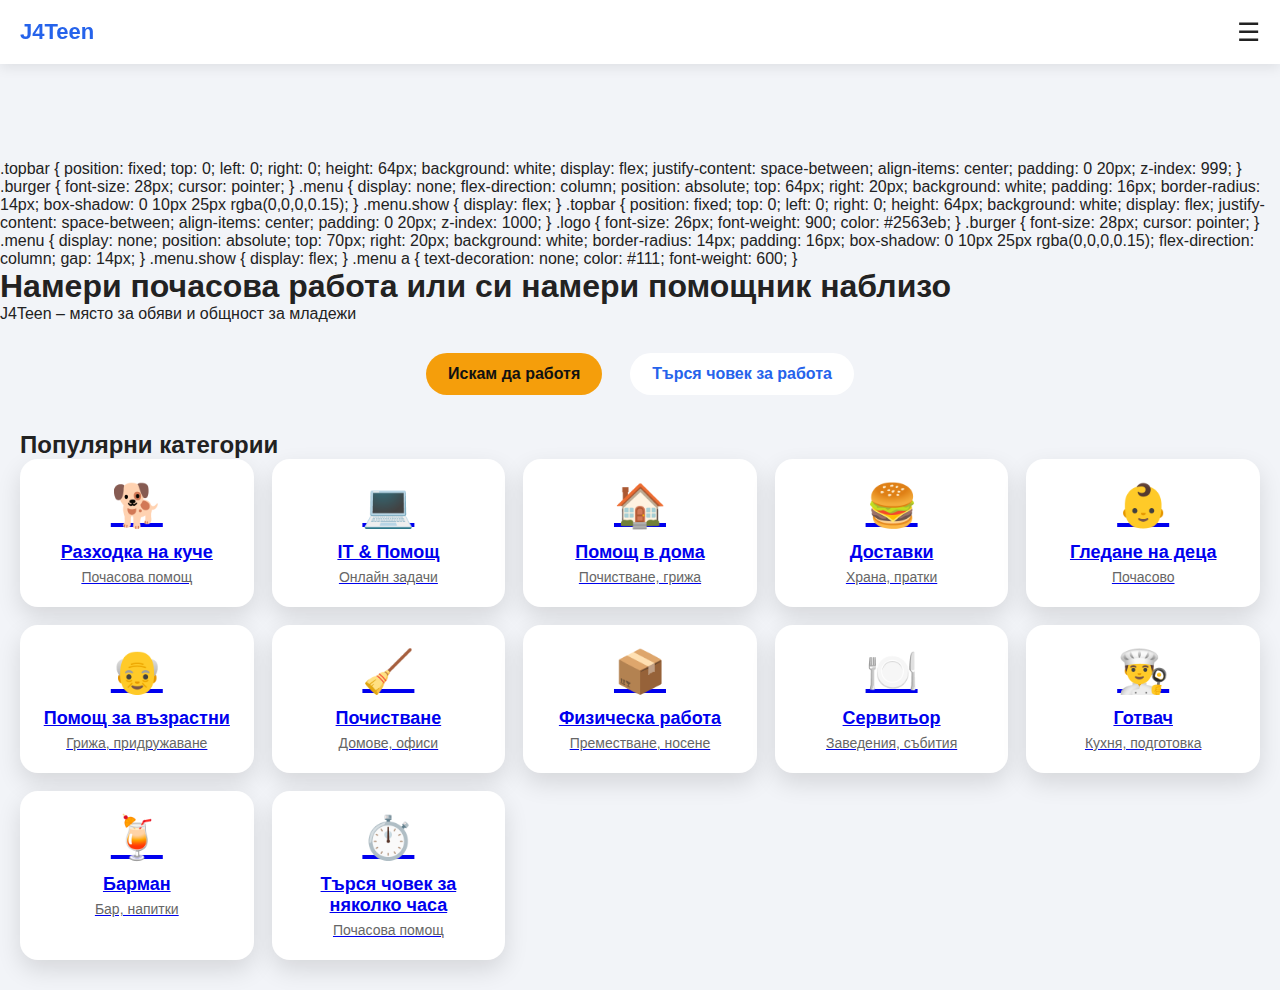
<file: index.html>
<!DOCTYPE html>
<html lang="bg">
<head>
  <meta charset="UTF-8">
  <meta name="viewport" content="width=device-width, initial-scale=1.0">
  <title>J4Teen</title>
  <link rel="stylesheet" href="style.css">


 .topbar {
  position: fixed;
  top: 0;
  left: 0;
  right: 0;
  height: 64px;
  background: white;
  display: flex;
  justify-content: space-between;
  align-items: center;
  padding: 0 20px;
  z-index: 999;
}

.burger {
  font-size: 28px;
  cursor: pointer;
}

.menu {
  display: none;
  flex-direction: column;
  position: absolute;
  top: 64px;
  right: 20px;
  background: white;
  padding: 16px;
  border-radius: 14px;
  box-shadow: 0 10px 25px rgba(0,0,0,0.15);
}

.menu.show {
  display: flex;
}

  .topbar {
  position: fixed;
  top: 0;
  left: 0;
  right: 0;
  height: 64px;
  background: white;
  display: flex;
  justify-content: space-between;
  align-items: center;
  padding: 0 20px;
  z-index: 1000;
}

.logo {
  font-size: 26px;
  font-weight: 900;
  color: #2563eb;
}

.burger {
  font-size: 28px;
  cursor: pointer;
}

.menu {
  display: none;
  position: absolute;
  top: 70px;
  right: 20px;
  background: white;
  border-radius: 14px;
  padding: 16px;
  box-shadow: 0 10px 25px rgba(0,0,0,0.15);
  flex-direction: column;
  gap: 14px;
}

.menu.show {
  display: flex;
}

.menu a {
  text-decoration: none;
  color: #111;
  font-weight: 600;
}

</head>

<body>
<nav class="topbar">
  <div class="logo">J4Teen</div>

  <div class="burger" onclick="toggleMenu()">☰</div>

  <div class="menu" id="menu">
    <a href="index.html">Начало</a>
    <a href="jobs.html">Обяви</a>
    <a href="post.html">Публикувай</a>
    <a href="chat.html">Чат</a>
  </div>
</nav>


<style>
/* TOP BAR */
#topbar {
  position: fixed;
  top: 0;
  left: 0;
  right: 0;
  height: 64px;
  background: #ffffff;
  display: flex;
  justify-content: space-between;
  align-items: center;
  padding: 0 20px;
  box-shadow: 0 4px 12px rgba(0,0,0,0.1);
  z-index: 9999;
}

/* LOGO */
#logo {
  font-size: 28px;
  font-weight: 900;
  color: #2563eb;
}

/* BURGER */
#burger {
  font-size: 28px;
  cursor: pointer;
}

/* MENU CARD */
#menu {
  position: fixed;
  top: 80px;
  right: 20px;
  background: white;
  border-radius: 16px;
  box-shadow: 0 20px 40px rgba(0,0,0,0.2);
  padding: 12px;
  display: none;
  flex-direction: column;
  gap: 8px;
  z-index: 9999;
}

/* MENU ITEMS */
#menu a {
  text-decoration: none;
  color: #111;
  font-weight: 600;
  padding: 14px 18px;
  border-radius: 12px;
  background: #f3f4f6;
  transition: transform 0.2s, box-shadow 0.2s;
}

#menu a:hover {
  transform: translateY(-2px);
  box-shadow: 0 8px 16px rgba(0,0,0,0.15);
  background: #ffffff;
}

/* BODY OFFSET */
body {
  margin-top: 80px;
}
</style>

<script>
document.getElementById("burger").onclick = function () {
  const menu = document.getElementById("menu");
  menu.style.display = menu.style.display === "flex" ? "none" : "flex";
};
</script>





  <header>
    <h1>Намери почасова работа или си намери помощник наблизо</h1>
    <p>J4Teen – място за обяви и общност за младежи</p>

    <div class="hero-buttons">
      <a href="jobs.html" class="btn primary">Искам да работя</a>
      <a href="post.html" class="btn secondary">Търся човек за работа</a>
    </div>
  </header>

  <main>
  <h2>Популярни категории</h2>

<div class="cards">
<div class="cards">

  <a href="category.html?cat=dog" class="card">
    <div class="icon">🐕</div>
    <h3>Разходка на куче</h3>
    <p>Почасова помощ</p>
  </a>

  <a href="category.html?cat=it" class="card">
    <div class="icon">💻</div>
    <h3>IT & Помощ</h3>
    <p>Онлайн задачи</p>
  </a>

  <a href="category.html?cat=home" class="card">
    <div class="icon">🏠</div>
    <h3>Помощ в дома</h3>
    <p>Почистване, грижа</p>
  </a>

  <a href="category.html?cat=delivery" class="card">
    <div class="icon">🍔</div>
    <h3>Доставки</h3>
    <p>Храна, пратки</p>
  </a>

  <a href="category.html?cat=kids" class="card">
    <div class="icon">👶</div>
    <h3>Гледане на деца</h3>
    <p>Почасово</p>
  </a>

  <a href="category.html?cat=elderly" class="card">
    <div class="icon">👴</div>
    <h3>Помощ за възрастни</h3>
    <p>Грижа, придружаване</p>
  </a>

  <a href="category.html?cat=cleaning" class="card">
    <div class="icon">🧹</div>
    <h3>Почистване</h3>
    <p>Домове, офиси</p>
  </a>

  <a href="category.html?cat=physical" class="card">
    <div class="icon">📦</div>
    <h3>Физическа работа</h3>
    <p>Преместване, носене</p>
  </a>

  <!-- НОВИТЕ -->
  <a href="category.html?cat=waiter" class="card">
    <div class="icon">🍽️</div>
    <h3>Сервитьор</h3>
    <p>Заведения, събития</p>
  </a>

  <a href="category.html?cat=cook" class="card">
    <div class="icon">👨‍🍳</div>
    <h3>Готвач</h3>
    <p>Кухня, подготовка</p>
  </a>

  <a href="category.html?cat=barman" class="card">
    <div class="icon">🍹</div>
    <h3>Барман</h3>
    <p>Бар, напитки</p>
  </a>

<a href="category.html?cat=hourly" class="card">
  <div class="icon">⏱️</div>
  <h3>Търся човек за няколко часа</h3>
  <p>Почасова помощ</p>
</a>

  
</div>


  </main>

<script>
function toggleMenu() {
  const menu = document.getElementById("menu");
  menu.classList.toggle("show");
}

/* затваряне при клик извън менюто */
document.addEventListener("click", function (e) {
  const menu = document.getElementById("menu");
  const burger = document.querySelector(".burger");

  if (!menu.contains(e.target) && !burger.contains(e.target)) {
    menu.classList.remove("show");
  }
});
</script>


<script>
function toggleMenu() {
  document.getElementById("menu").classList.toggle("show");
}
</script>



  
</body>
</html>
</file>
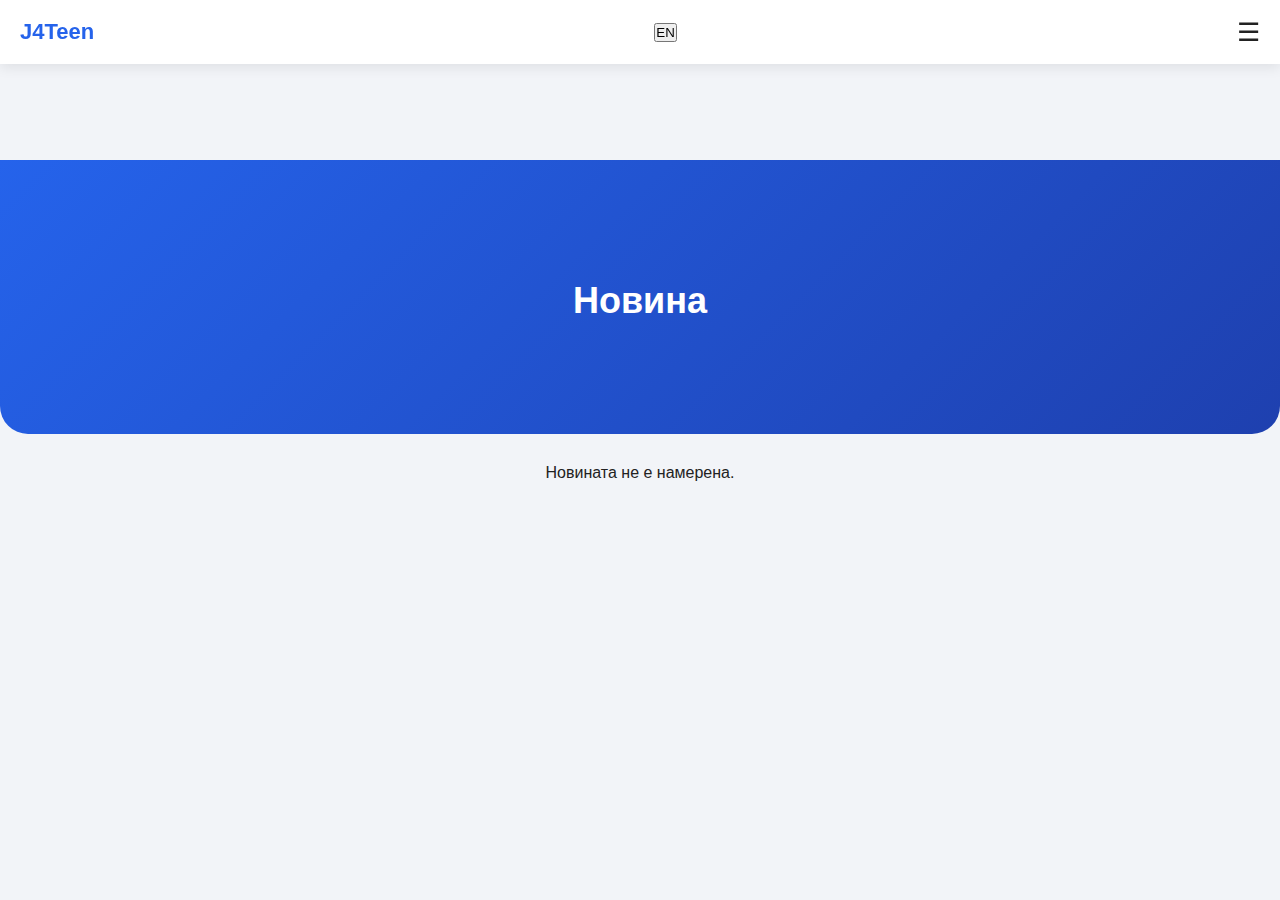
<file: article.html>
<!DOCTYPE html>
<html lang="bg">
<head>
  <meta charset="UTF-8">
  <meta name="viewport" content="width=device-width, initial-scale=1.0">
  <title>Новина – J4Teen</title>
  <link rel="stylesheet" href="style.css">
</head>

<body>

<nav class="topbar">
  <div class="logo">J4Teen</div>
  <button id="lang-toggle" type="button">EN</button>
  <div class="burger">☰</div>

  <div class="menu">
    <a href="index.html">Начало</a>
    <a href="jobs.html">Обяви</a>
    <a href="categories.html">Категории</a>
    <a href="news.html">Новини</a>
    <a href="pricing.html">Планове</a>
    <a href="post.html">Публикувай</a>
    <a href="chat.html">Чат</a>
  </div>
</nav>

<header class="hero small">
  <div class="hero-content">
    <h1 id="article-title">Новина</h1>
    <p id="article-date"></p>
  </div>
</header>

<main class="container">

  <div class="card" style="max-width:800px; margin:0 auto;">
    <p id="article-content"></p>
  </div>

</main>

<script src="main.js"></script>

<script>
  const params = new URLSearchParams(window.location.search);
  const id = params.get("id");
  const lang = localStorage.getItem("lang") || "bg";

  const articles = [
    {
      id: "1",
      bgTitle: "Как да си намериш първа почасова работа",
      enTitle: "How to find your first part-time job",
      bgText: "Първата работа е важна стъпка. Започни с почасови задачи близо до теб, които не изискват опит.",
      enText: "Your first job is an important step. Start with local part-time tasks that require no experience.",
      date: "12.01.2026"
    },
    {
      id: "2",
      bgTitle: "Най-търсените почасови работи през 2026",
      enTitle: "Most in-demand part-time jobs in 2026",
      bgText: "Разходка на кучета, доставки и помощ в дома са сред най-търсените дейности.",
      enText: "Dog walking, deliveries and home help are among the most demanded activities.",
      date: "10.01.2026"
    },
    {
      id: "3",
      bgTitle: "Как да комбинираш училище и работа",
      enTitle: "How to balance school and work",
      bgText: "Балансът е ключов – избирай работа с гъвкаво време и не се претоварвай.",
      enText: "Balance is key – choose flexible work and don’t overload yourself.",
      date: "08.01.2026"
    }
  ];

  const article = articles.find(a => a.id === id);

  if (!article) {
    document.querySelector("main").innerHTML =
      "<p style='text-align:center;'>Новината не е намерена.</p>";
  } else {
    document.getElementById("article-title").textContent =
      lang === "bg" ? article.bgTitle : article.enTitle;

    document.getElementById("article-content").textContent =
      lang === "bg" ? article.bgText : article.enText;

    document.getElementById("article-date").textContent = article.date;
  }
</script>

</body>
</html>
</file>
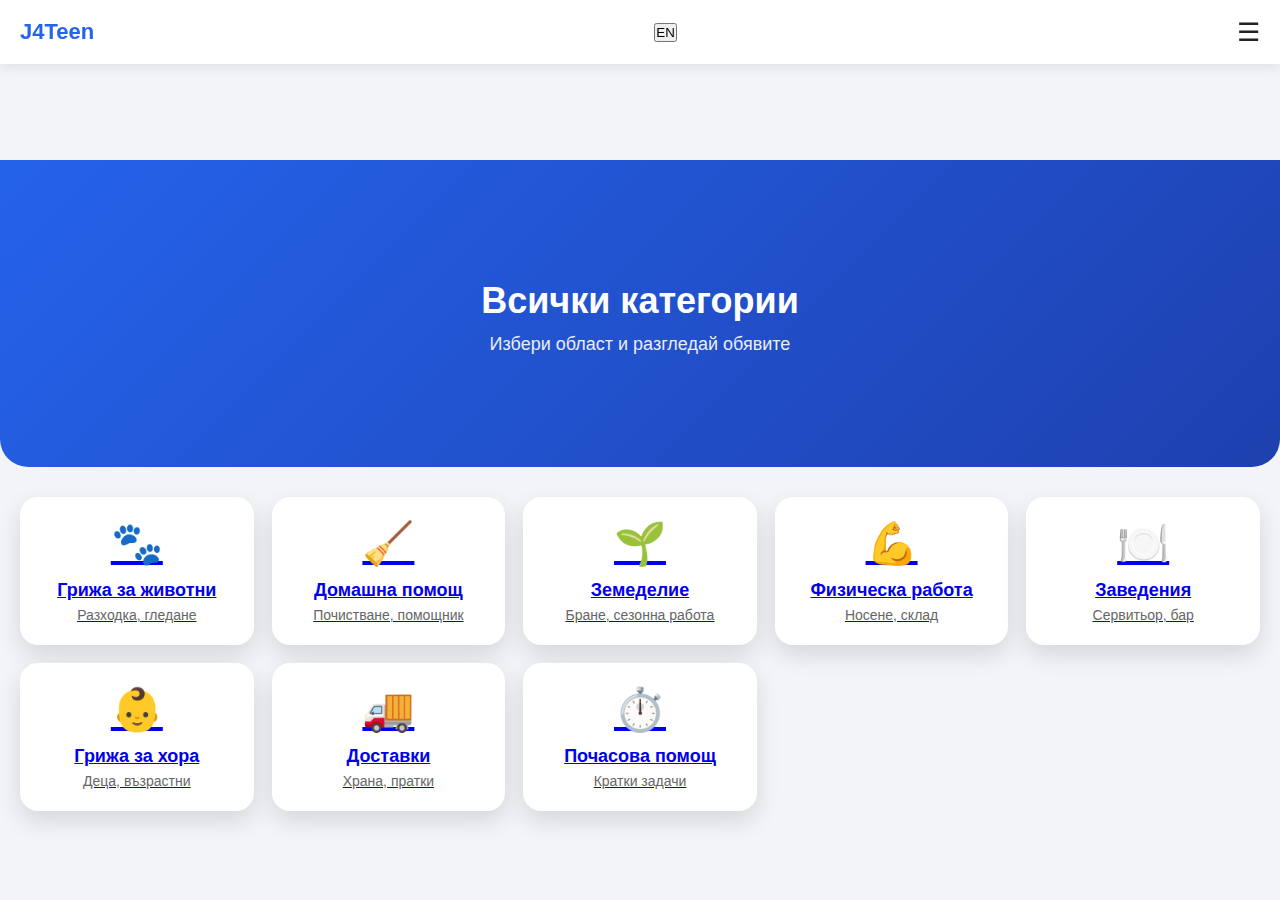
<file: categories.html>
<!DOCTYPE html>
<html lang="bg">
<head>
  <meta charset="UTF-8">
  <meta name="viewport" content="width=device-width, initial-scale=1.0">
  <title data-key="categoriesPageTitle">Категории – J4Teen</title>
  <link rel="stylesheet" href="style.css">
</head>

<body>

<nav class="topbar">
  <div class="logo">J4Teen</div>
  <button id="lang-toggle" type="button">EN</button>
  <div class="burger">☰</div>

  <div class="menu">
    <a href="index.html" data-key="home">Начало</a>
    <a href="jobs.html" data-key="jobs">Обяви</a>
    <a href="categories.html" data-key="categories">Категории</a>
    <a href="news.html" data-key="newsMenu">Новини</a>
    <a href="pricing.html" data-key="plans">Планове</a>
    <a href="post.html" data-key="post">Публикувай</a>
    <a href="chat.html" data-key="chat">Чат</a>
  </div>
</nav>

<header class="hero small">
  <div class="hero-content">
    <h1 data-key="categoriesTitle">Всички категории</h1>
    <p data-key="categoriesSubtitle">
      Избери област и разгледай обявите
    </p>
  </div>
</header>

<main class="container">

  <div class="cards">

    <a href="category.html?cat=animals" class="card">
      <div class="icon">🐾</div>
      <h3 data-key="catAnimals">Грижа за животни</h3>
      <p data-key="catAnimalsSub">Разходка, гледане</p>
    </a>

    <a href="category.html?cat=home" class="card">
      <div class="icon">🧹</div>
      <h3 data-key="catHome">Домашна помощ</h3>
      <p data-key="catHomeSub">Почистване, помощник</p>
    </a>

    <a href="category.html?cat=agriculture" class="card">
      <div class="icon">🌱</div>
      <h3 data-key="catAgriculture">Земеделие</h3>
      <p data-key="catAgricultureSub">Бране, сезонна работа</p>
    </a>

    <a href="category.html?cat=physical" class="card">
      <div class="icon">💪</div>
      <h3 data-key="catPhysical">Физическа работа</h3>
      <p data-key="catPhysicalSub">Носене, склад</p>
    </a>

    <a href="category.html?cat=food" class="card">
      <div class="icon">🍽️</div>
      <h3 data-key="catFood">Заведения</h3>
      <p data-key="catFoodSub">Сервитьор, бар</p>
    </a>

    <a href="category.html?cat=care" class="card">
      <div class="icon">👶</div>
      <h3 data-key="catCare">Грижа за хора</h3>
      <p data-key="catCareSub">Деца, възрастни</p>
    </a>

    <a href="category.html?cat=delivery" class="card">
      <div class="icon">🚚</div>
      <h3 data-key="catDelivery">Доставки</h3>
      <p data-key="catDeliverySub">Храна, пратки</p>
    </a>

    <a href="category.html?cat=hourly" class="card highlight">
      <div class="icon">⏱️</div>
      <h3 data-key="catHourly">Почасова помощ</h3>
      <p data-key="catHourlySub">Кратки задачи</p>
    </a>

  </div>

</main>

<script src="main.js"></script>

</body>
</html>
</file>
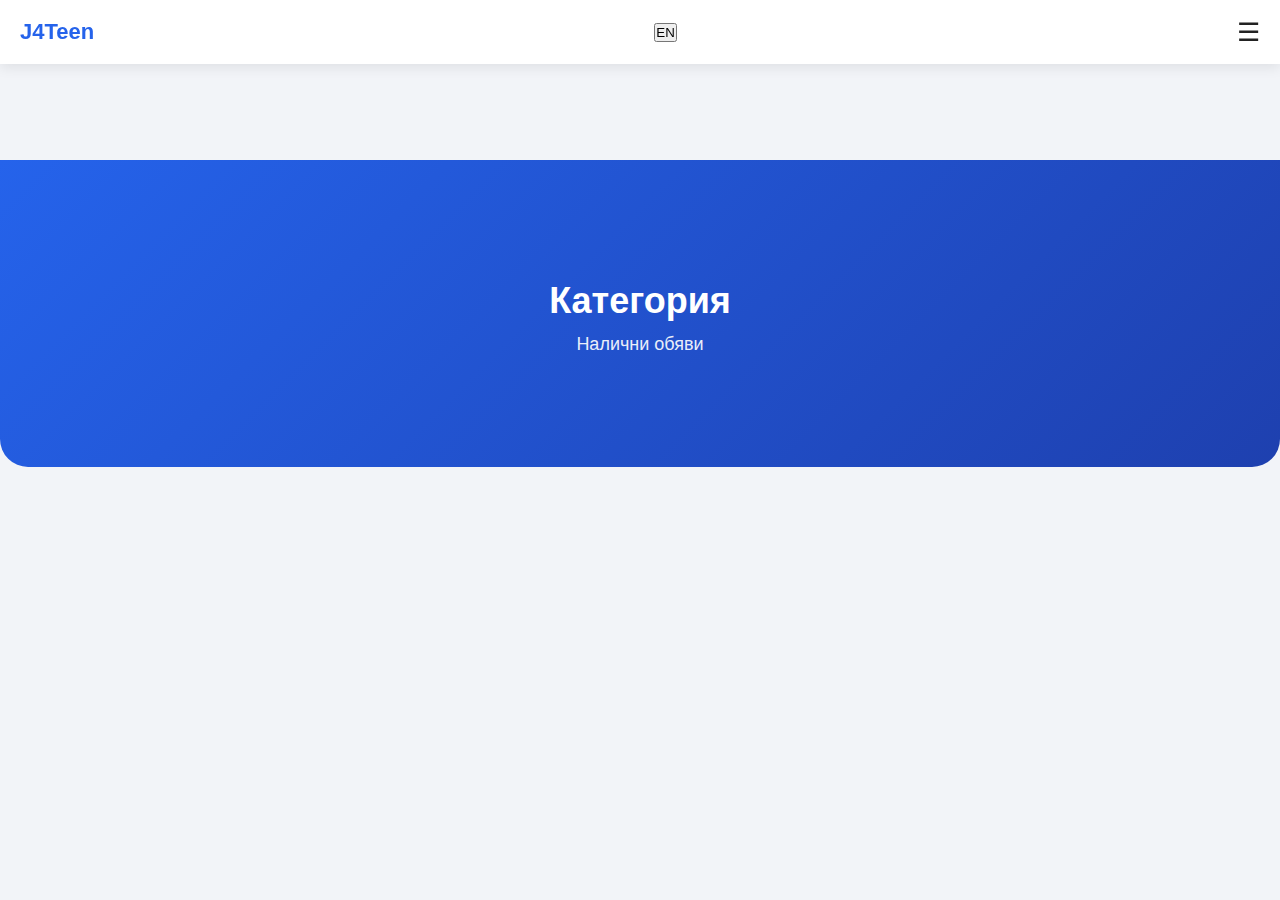
<file: category.html>
<!DOCTYPE html>
<html lang="bg">
<head>
  <meta charset="UTF-8">
  <meta name="viewport" content="width=device-width, initial-scale=1.0">
  <title data-key="categoryPageTitle">Категория – J4Teen</title>
  <link rel="stylesheet" href="style.css">
</head>

<body>

<nav class="topbar">
  <div class="logo">J4Teen</div>
  <button id="lang-toggle" type="button">EN</button>
  <div class="burger">☰</div>

  <div class="menu">
    <a href="index.html" data-key="home">Начало</a>
    <a href="jobs.html" data-key="jobs">Обяви</a>
    <a href="categories.html" data-key="categories">Категории</a>
    <a href="news.html" data-key="newsMenu">Новини</a>
    <a href="pricing.html" data-key="plans">Планове</a>
    <a href="post.html" data-key="post">Публикувай</a>
    <a href="chat.html" data-key="chat">Чат</a>
  </div>
</nav>

<header class="hero small">
  <div class="hero-content">
    <h1 id="category-title">Категория</h1>
    <p data-key="categorySubtitle">Налични обяви</p>
  </div>
</header>

<main class="container">

  <!-- GRID (НЕ ПИРАМИДА) -->
  <div id="category-jobs" style="
    max-width:900px;
    margin:0 auto;
    display:grid;
    grid-template-columns:repeat(auto-fill, minmax(280px, 1fr));
    gap:16px;
  "></div>

  <div id="category-empty" style="display:none;">
    <div class="card" style="max-width:420px; margin:32px auto;">
      <div class="icon">📭</div>
      <h3 data-key="noJobs">Няма обяви в тази категория.</h3>
    </div>
  </div>

</main>

<script src="main.js"></script>

<script>
  const params = new URLSearchParams(window.location.search);
  const category = params.get("cat");
  const lang = localStorage.getItem("lang") || "bg";

  const titleEl = document.getElementById("category-title");
  const list = document.getElementById("category-jobs");
  const empty = document.getElementById("category-empty");

  // Заглавия
  const categoryLabels = {
    animals: { bg: "Грижа за животни", en: "Animal care" },
    home: { bg: "Домашна помощ", en: "Home help" },
    agriculture: { bg: "Земеделие", en: "Agriculture" },
    physical: { bg: "Физическа работа", en: "Physical work" },
    food: { bg: "Заведения", en: "Food & hospitality" },
    care: { bg: "Грижа за хора", en: "People care" },
    delivery: { bg: "Доставки", en: "Delivery" },
    hourly: { bg: "Почасова помощ", en: "Hourly help" }
  };

  if (categoryLabels[category]) {
    titleEl.textContent = categoryLabels[category][lang];
  }

  // Категориен мост (НЕ ГО ПИПАМЕ)
  const categoryAliases = {
    animals: ["dog", "animals"],
    home: ["home"],
    delivery: ["delivery"],
    agriculture: ["agriculture"],
    physical: ["physical"],
    food: ["food"],
    care: ["care"],
    hourly: ["hourly"]
  };

  const jobs = JSON.parse(localStorage.getItem("jobs") || "[]");
  const allowed = categoryAliases[category] || [];

  // ✅ ФИНАЛЕН ФИЛТЪР — ТОВА БЕШЕ ПРОБЛЕМЪТ
  const filtered = jobs.filter(job =>
    allowed.includes(job.category)
  );

  if (!filtered.length) {
    empty.style.display = "block";
  } else {
    filtered.forEach((job, index) => {
      const div = document.createElement("div");
      div.className = "job";
      div.style.cursor = "pointer";

      const jobId = job.id || (job.id = Date.now() + "_" + index);

      div.innerHTML = `
        <div>
          <div class="title">${job.title}</div>
          <div class="meta">${job.desc}</div>
        </div>
        <div class="price">${job.price || ""}</div>
      `;

      div.addEventListener("click", () => {
        window.location.href = "job.html?id=" + jobId;
      });

      list.appendChild(div);
    });

    // запазваме ID-тата
    localStorage.setItem("jobs", JSON.stringify(jobs));
  }
</script>

</body>
</html>
</file>
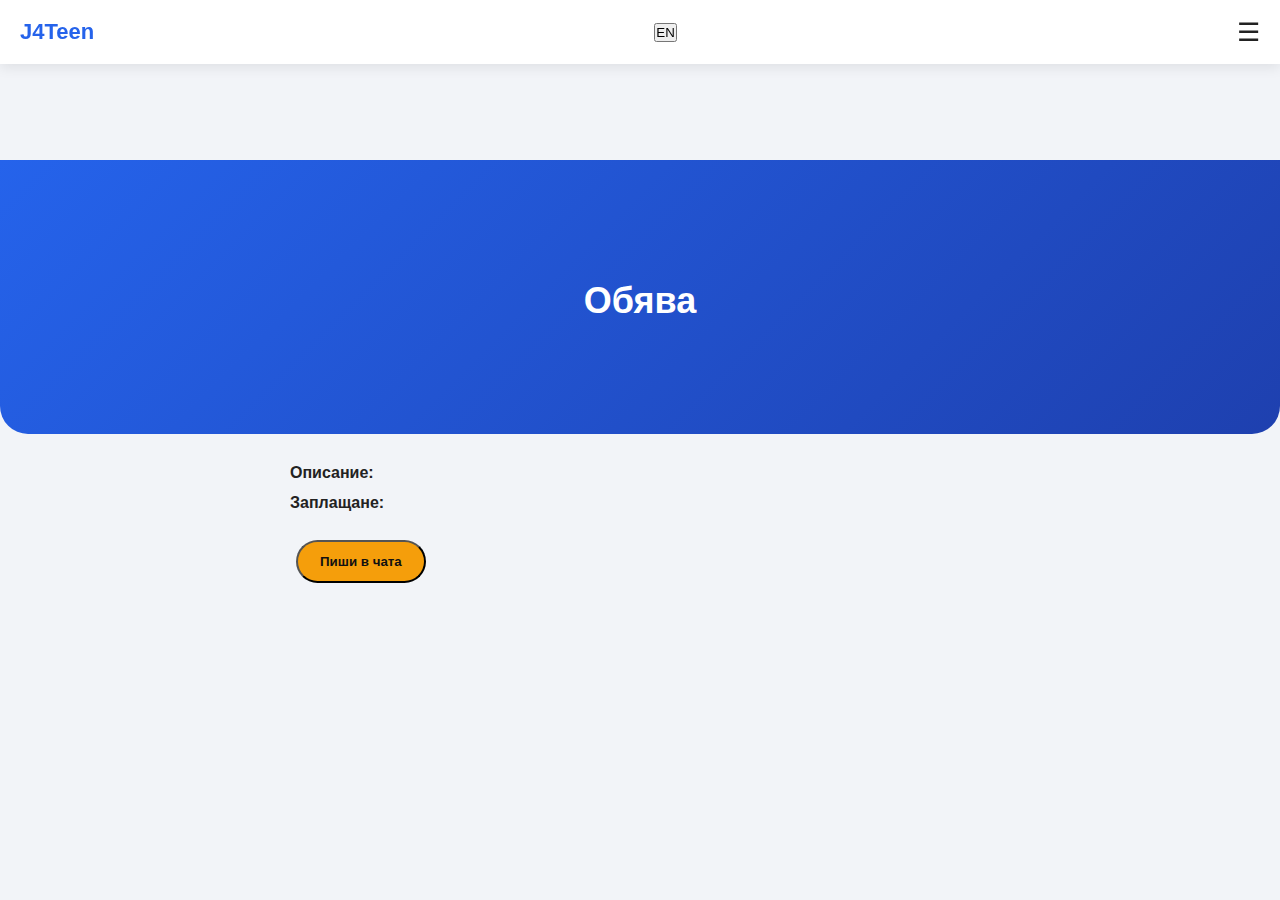
<file: job.html>
<!DOCTYPE html>
<html lang="bg">
<head>
  <meta charset="UTF-8">
  <meta name="viewport" content="width=device-width, initial-scale=1.0">
  <title data-key="jobPageTitle">Обява – J4Teen</title>
  <link rel="stylesheet" href="style.css">
</head>

<body>

<nav class="topbar">
  <div class="logo">J4Teen</div>
  <button id="lang-toggle" type="button">EN</button>
  <div class="burger">☰</div>

  <div class="menu">
    <a href="index.html" data-key="home">Начало</a>
    <a href="jobs.html" data-key="jobs">Обяви</a>
    <a href="categories.html" data-key="categories">Категории</a>
    <a href="news.html" data-key="newsMenu">Новини</a>
    <a href="pricing.html" data-key="plans">Планове</a>
    <a href="post.html" data-key="post">Публикувай</a>
    <a href="chat.html" data-key="chat">Чат</a>
  </div>
</nav>

<header class="hero small">
  <div class="hero-content">
    <h1 id="job-title">Обява</h1>
    <p id="job-category"></p>
  </div>
</header>

<main class="container">

  <div class="job" style="max-width:700px; margin:0 auto;">
    <div style="margin-bottom:12px;">
      <strong data-key="jobDescLabel">Описание:</strong>
      <p id="job-desc"></p>
    </div>

    <div style="margin-bottom:12px;">
      <strong data-key="jobPriceLabel">Заплащане:</strong>
      <p id="job-price"></p>
    </div>

    <button
      class="btn primary"
      style="margin-top:16px;"
      id="chat-btn"
      data-key="jobChatBtn"
    >
      Пиши в чата
    </button>
  </div>

</main>

<script src="main.js"></script>

<script>
  const params = new URLSearchParams(window.location.search);
  const jobId = params.get("id");

  const jobs = JSON.parse(localStorage.getItem("jobs") || "[]");
  const job = jobs.find(j => j.id === jobId);

  const categoryLabels = {
    dog: { bg: "Разходка на куче", en: "Dog walking" },
    home: { bg: "Домашна помощ", en: "Home help" },
    delivery: { bg: "Доставки", en: "Delivery" },
    agriculture: { bg: "Земеделие", en: "Agriculture" },
    physical: { bg: "Физическа работа", en: "Physical work" },
    food: { bg: "Заведения", en: "Food & hospitality" },
    care: { bg: "Грижа за хора", en: "People care" },
    hourly: { bg: "Почасова помощ", en: "Hourly help" }
  };

  const lang = localStorage.getItem("lang") || "bg";

  if (!job) {
    document.querySelector("main").innerHTML =
      "<p style='text-align:center;'>Обявата не е намерена.</p>";
  } else {
    document.getElementById("job-title").textContent = job.title;
    document.getElementById("job-desc").textContent = job.desc;
    document.getElementById("job-price").textContent =
      job.price || (lang === "bg" ? "По договаряне" : "Negotiable");

    const label =
      categoryLabels[job.category]
        ? categoryLabels[job.category][lang]
        : job.category;

    document.getElementById("job-category").textContent = label;

    document.getElementById("chat-btn").addEventListener("click", () => {
      window.location.href = "chat.html";
    });
  }
</script>

</body>
</html>
</file>
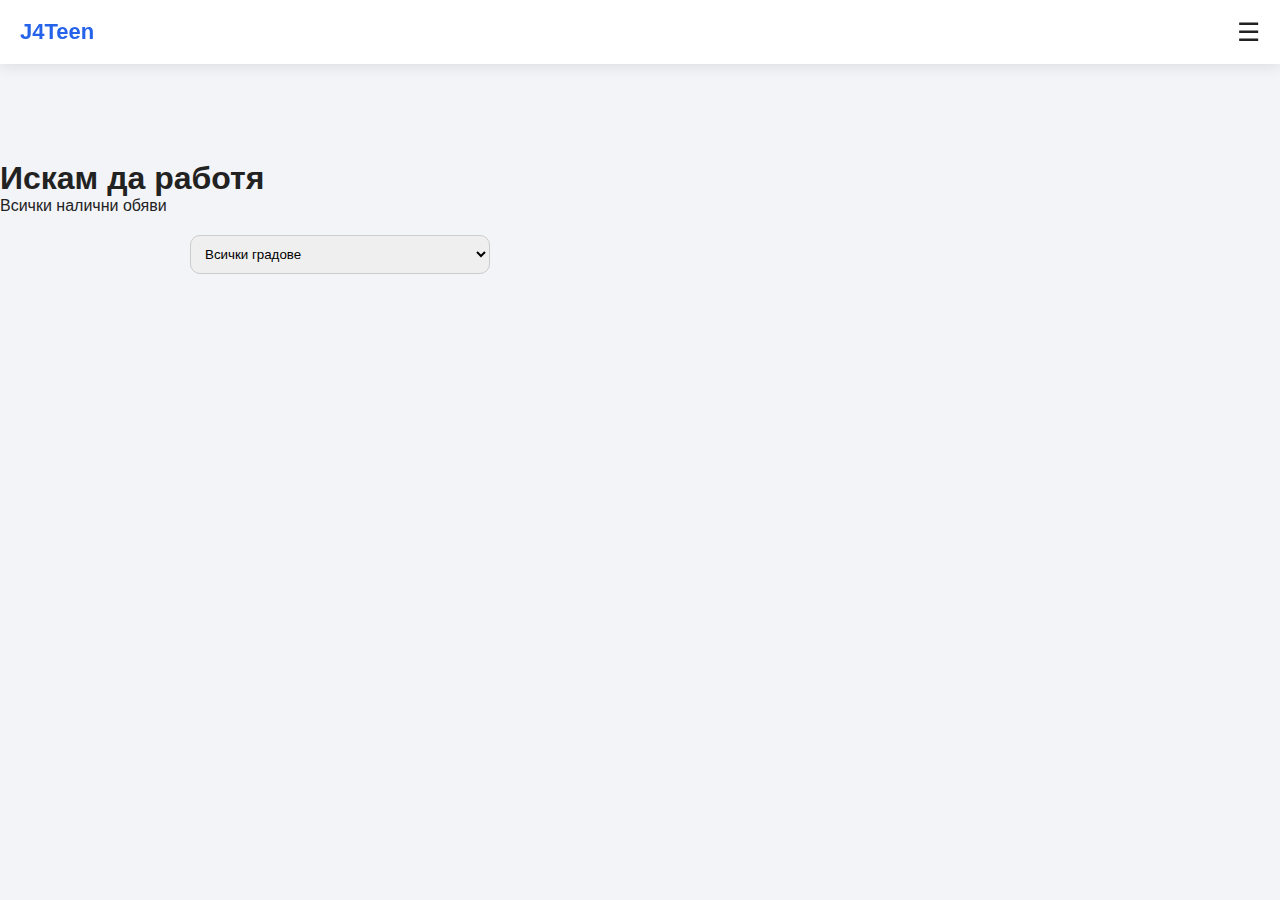
<file: jobs.html>
<!DOCTYPE html>
<html lang="bg">
<head>
  <meta charset="UTF-8">
  <meta name="viewport" content="width=device-width, initial-scale=1.0">
  <title>Искам да работя – J4Teen</title>
  <link rel="stylesheet" href="style.css">


 
</head>

<body>
<nav class="topbar">
  <div class="logo">J4Teen</div>

  <div class="burger" onclick="toggleMenu()">☰</div>

  <div class="menu" id="menu">
    <a href="index.html">Начало</a>
    <a href="jobs.html">Обяви</a>
    <a href="post.html">Публикувай</a>
    <a href="chat.html">Чат</a>
  </div>
</nav>



<header>
  <h1>Искам да работя</h1>
  <p>Всички налични обяви</p>
</header>
<div style="max-width:900px;margin:20px auto;">
  <select id="cityFilter" style="
    padding:10px;
    border-radius:10px;
    border:1px solid #ccc;
    width:100%;
    max-width:300px;">
    <option value="">Всички градове</option>
  </select>
</div>

<main id="jobs"></main>

<script>
function toggleMenu() {
  document.getElementById("menu").classList.toggle("show");
}
</script>



</body>
</html>
</file>
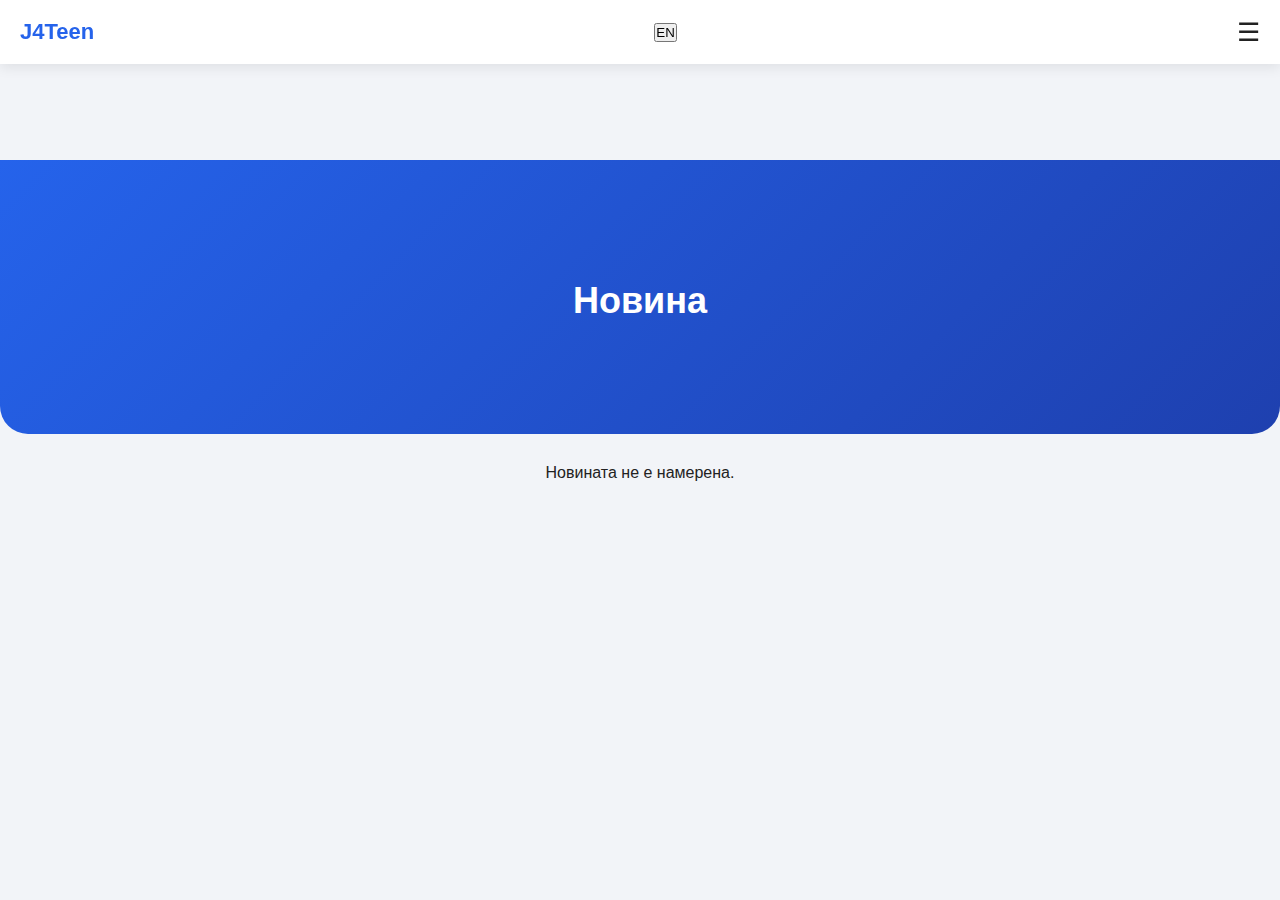
<file: news-item.html>
<!DOCTYPE html>
<html lang="bg">
<head>
  <meta charset="UTF-8">
  <meta name="viewport" content="width=device-width, initial-scale=1.0">
  <title data-key="newsPageTitle">Новина – J4Teen</title>
  <link rel="stylesheet" href="style.css">
</head>

<body>

<nav class="topbar">
  <div class="logo">J4Teen</div>
  <button id="lang-toggle" type="button">EN</button>
  <div class="burger">☰</div>

  <div class="menu">
    <a href="index.html">Начало</a>
    <a href="jobs.html">Обяви</a>
    <a href="categories.html">Категории</a>
    <a href="news.html">Новини</a>
    <a href="pricing.html">Планове</a>
    <a href="post.html">Публикувай</a>
    <a href="chat.html">Чат</a>
  </div>
</nav>

<header class="hero small">
  <div class="hero-content">
    <h1 id="news-title">Новина</h1>
    <p id="news-date"></p>
  </div>
</header>

<main class="container">

  <div style="max-width:900px; margin:0 auto;">

    <img id="news-image" src="" alt="" style="
      width:100%;
      max-height:420px;
      object-fit:cover;
      border-radius:18px;
      margin-bottom:24px;
    ">

    <div id="news-content" style="
      font-size:16px;
      line-height:1.7;
      color:#333;
    "></div>

  </div>

</main>

<script src="news-feed.js"></script>
<script src="main.js"></script>

<script>
  const params = new URLSearchParams(window.location.search);
  const id = params.get("id");
  const lang = localStorage.getItem("lang") || "bg";

  const article = J4TEEN_NEWS.find(n => n.id === id);

  if (!article) {
    document.querySelector("main").innerHTML =
      "<p style='text-align:center;'>Новината не е намерена.</p>";
  } else {
    document.getElementById("news-title").textContent =
      lang === "bg" ? article.title_bg : article.title_en;

    document.getElementById("news-date").textContent =
      new Date(article.date).toLocaleDateString(lang === "bg" ? "bg-BG" : "en-GB");

    document.getElementById("news-image").src = article.image;

    document.getElementById("news-content").innerHTML =
      lang === "bg" ? article.content_bg : article.content_en;
  }
</script>

</body>
</html>
</file>
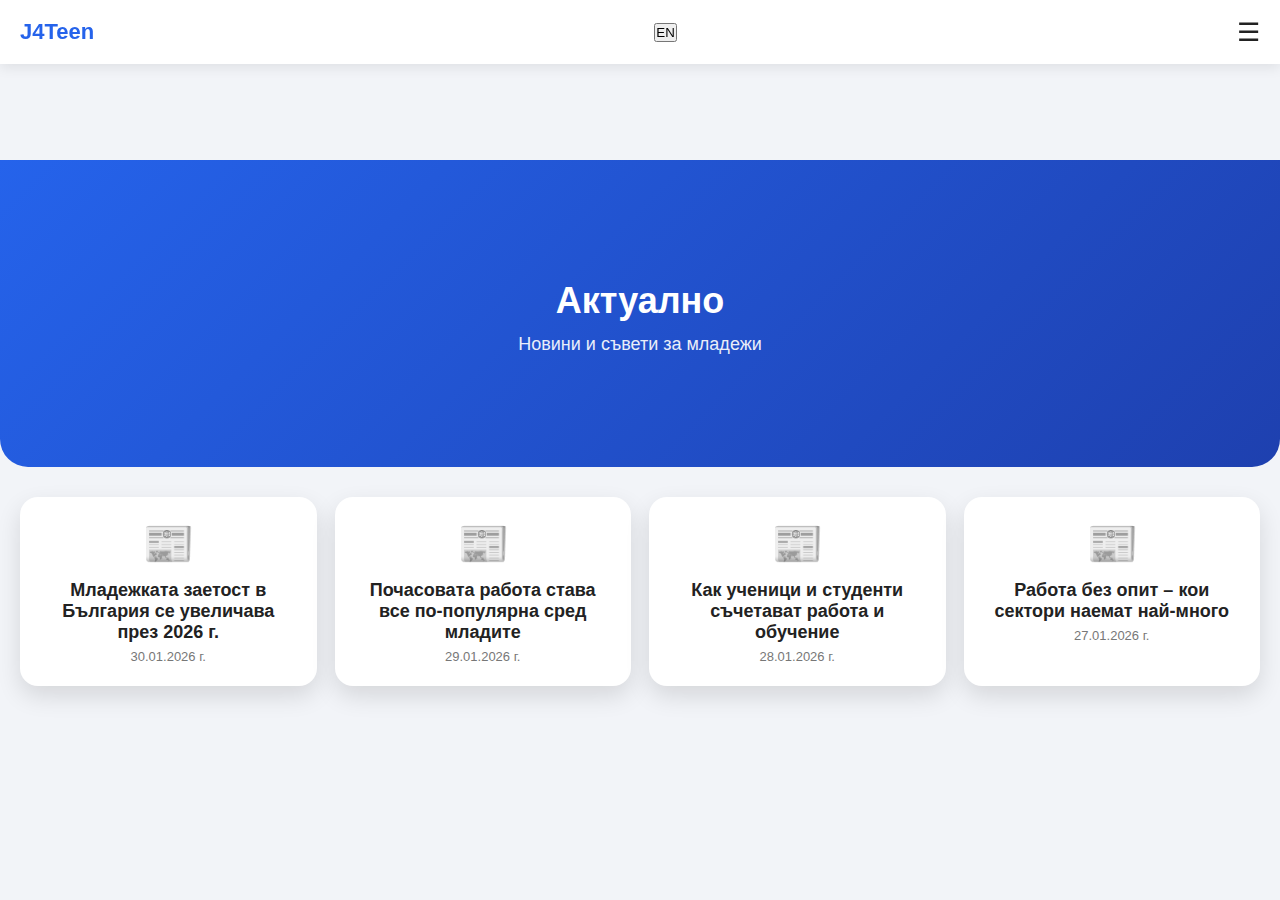
<file: news.html>
<!DOCTYPE html>
<html lang="bg">
<head>
  <meta charset="UTF-8">
  <meta name="viewport" content="width=device-width, initial-scale=1.0">
  <title data-key="newsPageTitle">Актуално – J4Teen</title>
  <link rel="stylesheet" href="style.css">
</head>

<body>

<nav class="topbar">
  <div class="logo">J4Teen</div>
  <button id="lang-toggle" type="button">EN</button>
  <div class="burger">☰</div>

  <div class="menu">
    <a href="index.html" data-key="home">Начало</a>
    <a href="jobs.html" data-key="jobs">Обяви</a>
    <a href="categories.html" data-key="categories">Категории</a>
    <a href="news.html" data-key="newsMenu">Новини</a>
    <a href="pricing.html" data-key="plans">Планове</a>
    <a href="post.html" data-key="post">Публикувай</a>
    <a href="chat.html" data-key="chat">Чат</a>
  </div>
</nav>

<header class="hero small">
  <div class="hero-content">
    <h1 data-key="newsTitle">Актуално</h1>
    <p data-key="newsSubtitle">Новини и съвети за младежи</p>
  </div>
</header>

<main class="container">
  <div class="cards" id="news-list"></div>
</main>

<script src="news-feed.js"></script>
<script src="main.js"></script>

<script>
  const list = document.getElementById("news-list");
  const lang = localStorage.getItem("lang") || "bg";

  J4TEEN_NEWS
    .slice()
    .sort((a, b) => new Date(b.date) - new Date(a.date))
    .forEach(item => {
      const card = document.createElement("div");
      card.className = "card";
      card.style.cursor = "pointer";

      card.innerHTML = `
        <div class="icon">📰</div>
        <h3>${lang === "bg" ? item.title_bg : item.title_en}</h3>
        <p style="font-size:13px; color:#777;">
          ${new Date(item.date).toLocaleDateString(lang === "bg" ? "bg-BG" : "en-GB")}
        </p>
      `;

      card.addEventListener("click", () => {
        window.location.href = "news-item.html?id=" + item.id;
      });

      list.appendChild(card);
    });
</script>


</body>
</html>
</file>
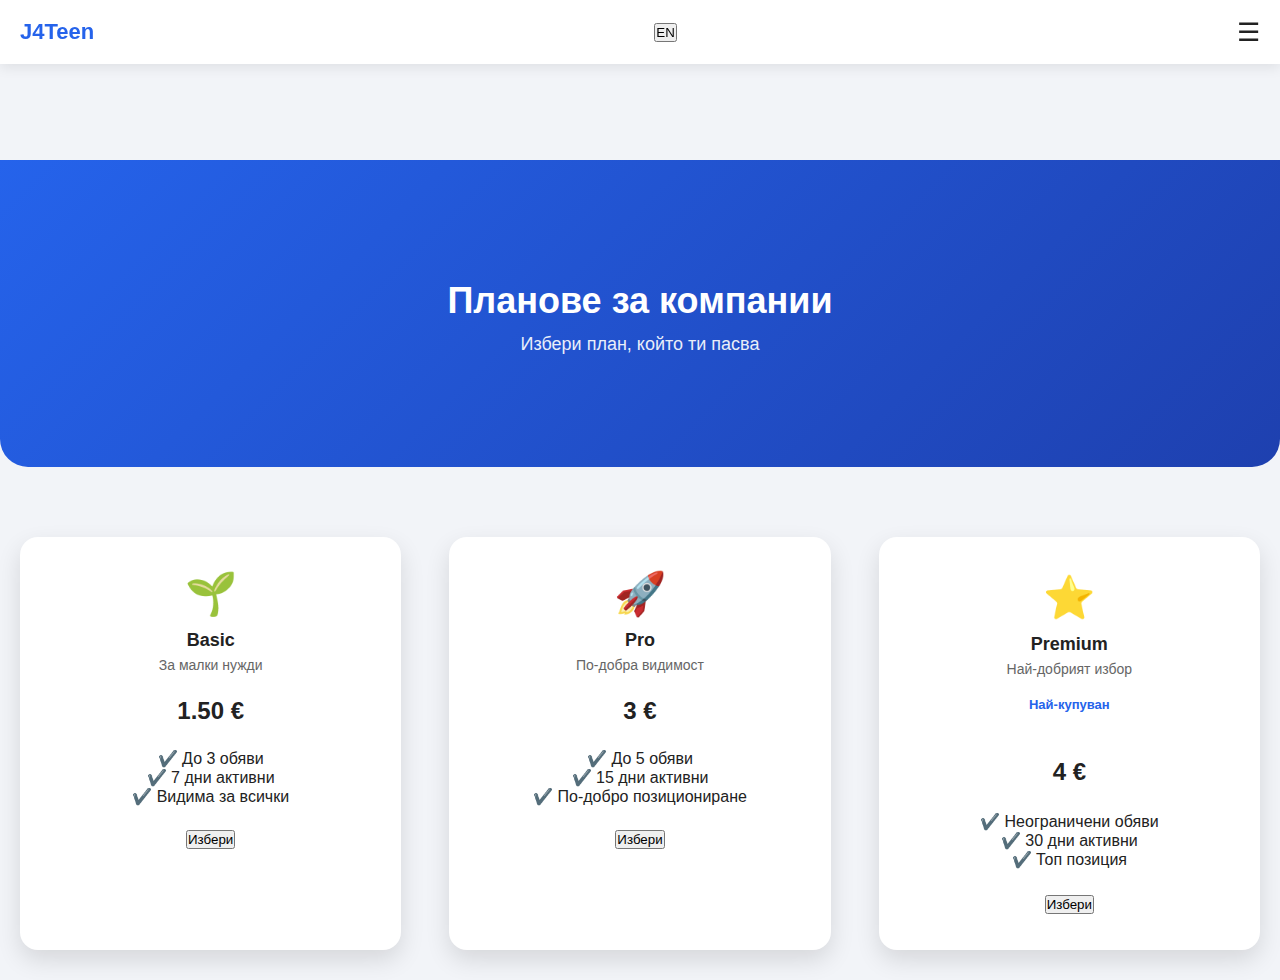
<file: pricing.html>
<!DOCTYPE html>
<html lang="bg">
<head>
  <meta charset="UTF-8">
  <meta name="viewport" content="width=device-width, initial-scale=1.0">
  <title data-key="pricingTitle">Абонаментни планове – J4Teen</title>
  <link rel="stylesheet" href="style.css?v=2">
</head>

<body>

<nav class="topbar">
  <div class="logo">J4Teen</div>
  <button id="lang-toggle" type="button">EN</button>
  <div class="burger">☰</div>

  <div class="menu">
    <a href="index.html" data-key="home">Начало</a>
    <a href="jobs.html" data-key="jobs">Обяви</a>
    <a href="categories.html" data-key="categories">Категории</a>
    <a href="news.html" data-key="newsMenu">Новини</a>
    <a href="pricing.html" data-key="plans">Планове</a>
    <a href="post.html" data-key="post">Публикувай</a>
    <a href="chat.html" data-key="chat">Чат</a>
  </div>
</nav>

<header class="hero small">
  <div class="hero-content">
    <h1 data-key="pricingHero">Планове за компании</h1>
    <p data-key="pricingHeroSub">Избери план, който ти пасва</p>
  </div>
</header>

<main class="container">

  <div class="cards" style="gap:48px; margin-top:40px;">

    <!-- BASIC -->
    <div class="card" style="padding:32px;">
      <div class="icon">🌱</div>
      <h3 data-key="pricingBasic">Basic</h3>
      <p data-key="pricingBasicSub">За малки нужди</p>
      <h2 style="margin:24px 0;">1.50 €</h2>

      <ul style="list-style:none; padding:0; margin:0 0 24px 0;">
        <li data-key="pricingBasicFeat1">✔️ До 3 обяви</li>
        <li data-key="pricingBasicFeat2">✔️ 7 дни активни</li>
        <li data-key="pricingBasicFeat3">✔️ Видима за всички</li>
      </ul>

      <button onclick="selectPlan('basic', 3, 7)" data-key="pricingChoose">Избери</button>
    </div>

    <!-- PRO -->
    <div class="card" style="padding:32px;">
      <div class="icon">🚀</div>
      <h3 data-key="pricingPro">Pro</h3>
      <p data-key="pricingProSub">По-добра видимост</p>
      <h2 style="margin:24px 0;">3 €</h2>

      <ul style="list-style:none; padding:0; margin:0 0 24px 0;">
        <li data-key="pricingProFeat1">✔️ До 5 обяви</li>
        <li data-key="pricingProFeat2">✔️ 15 дни активни</li>
        <li data-key="pricingProFeat3">✔️ По-добро позициониране</li>
      </ul>

      <button onclick="selectPlan('pro', 5, 15)" data-key="pricingChoose">Избери</button>
    </div>

    <!-- PREMIUM -->
    <div class="card highlight" style="padding:36px;">
      <div class="icon">⭐</div>
      <h3 data-key="pricingPremium">Premium</h3>
      <p data-key="pricingPremiumSub">Най-добрият избор</p>

      <div style="
        background:#fff;
        color:#2563eb;
        display:inline-block;
        padding:6px 14px;
        border-radius:999px;
        font-size:13px;
        font-weight:700;
        margin:14px 0;
      " data-key="pricingPopular">
        Най-купуван
      </div>

      <h2 style="margin:26px 0;">4 €</h2>

      <ul style="list-style:none; padding:0; margin:0 0 26px 0;">
        <li data-key="pricingPremiumFeat1">✔️ Неограничени обяви</li>
        <li data-key="pricingPremiumFeat2">✔️ 30 дни активни</li>
        <li data-key="pricingPremiumFeat3">✔️ Топ позиция</li>
      </ul>

      <button onclick="selectPlan('premium', 999, 30)" data-key="pricingChoose">Избери</button>
    </div>

  </div>

</main>

<script src="main.js"></script>

<script>
  function selectPlan(type, maxJobs, days) {
    const plan = {
      type,
      maxJobs,
      durationDays: days,
      activatedAt: new Date().toISOString()
    };

    localStorage.setItem("j4teen_plan", JSON.stringify(plan));
    window.location.href = "post.html";
  }
</script>

</body>
</html>
</file>
<file: style.css>
body {
  margin-top: 80px;
}


* {
  box-sizing: border-box;
  margin: 0;
  padding: 0;
}

body {
  font-family: Arial, Helvetica, sans-serif;
  background: #f2f4f8;
  color: #222;
}

/* HERO */
.hero {
  background: linear-gradient(135deg, #1e88e5, #64b5f6);
  color: #fff;
  padding: 70px 20px;
  text-align: center;
  border-bottom-left-radius: 28px;
  border-bottom-right-radius: 28px;
}

.hero h1 {
  font-size: 28px;
  max-width: 700px;
  margin: 0 auto 12px;
}

.hero p {
  font-size: 16px;
  opacity: 0.95;
}

.hero-buttons {
  margin-top: 24px;
}

.btn {
  display: inline-block;
  padding: 14px 22px;
  border-radius: 30px;
  text-decoration: none;
  font-weight: bold;
  margin: 6px;
}

.btn.primary {
  background: #ffb300;
  color: #000;
}

.btn.secondary {
  background: #fff;
  color: #1e88e5;
}

/* MAIN */
main {
  padding: 30px 20px;
}

.section-title {
  font-size: 22px;
  margin-bottom: 20px;
}

/* CARDS */
.cards {
  display: grid;
  grid-template-columns: repeat(auto-fit, minmax(220px, 1fr));
  gap: 18px;
}

.card {
  background: #fff;
  border-radius: 18px;
  padding: 22px;
  text-align: center;
  box-shadow: 0 10px 25px rgba(0,0,0,0.12);
}

.card .icon {
  font-size: 42px;
  margin-bottom: 12px;
}

.card h3 {
  font-size: 18px;
  margin-bottom: 6px;
}

.card p {
  font-size: 14px;
  color: #666;
}

/* MOBILE */
@media (max-width: 768px) {
  .hero h1 {
    font-size: 24px;
  }

  .btn {
    display: block;
    max-width: 280px;
    margin: 10px auto;
  }
} 


body::before,
body::after {
  display: none !important;
}

.card::before,
.card::after {
  display: none !important;
}



.menu-btn {
  font-size: 26px;
  cursor: pointer;
}



.menu.show {
  display: flex;
}



/* LOGO */
.logo a {
  font-size: 26px;
  font-weight: 800;
  color: #2563eb;
  text-decoration: none;
  letter-spacing: 0.5px;
}

/* SANDWICH BUTTON */
.menu-btn {
  font-size: 28px;
  cursor: pointer;
  user-select: none;
}

/* DROPDOWN MENU */
.menu {
  position: absolute;
  top: 72px;
  right: 20px;
  background: #fff;
  border-radius: 16px;
  box-shadow: 0 10px 30px rgba(0,0,0,0.12);
  display: none;
  flex-direction: column;
  min-width: 200px;
  overflow: hidden;
}

/* MENU LINKS = КАРТИ */
.menu a {
  padding: 14px 18px;
  text-decoration: none;
  color: #111;
  font-weight: 500;
  transition: all 0.25s ease;
}

.menu a:hover {
  background: #f3f4f6;
  transform: translateY(-2px);
}


.logo a {
  font-size: 24px;
  font-weight: 800;
  color: #1e88e5;
  text-decoration: none;
}

/* HAMBURGER */
.menu-btn {
  font-size: 26px;
  cursor: pointer;
}

/* MENU CARD */
.menu {
  position: absolute;
  top: 70px;
  right: 20px;
  background: #ffffff;
  border-radius: 16px;
  padding: 12px;
  display: none;
  flex-direction: column;
  gap: 8px;
  box-shadow: 0 12px 30px rgba(0,0,0,0.15);
}

/* MENU ITEMS = CARDS */
.menu a {
  text-decoration: none;
  color: #333;
  font-weight: 600;
  padding: 12px 16px;
  border-radius: 12px;
  background: #f7f7f7;
  transition: transform 0.2s, box-shadow 0.2s;
}

.menu a:hover {
  transform: translateY(-2px);
  box-shadow: 0 6px 14px rgba(0,0,0,0.12);
  background: #ffffff;
}

/* SHOW MENU */
.menu.show {
  display: flex;
}



.logo a {
  font-size: 22px;
  font-weight: 800;
  text-decoration: none;
  color: #1e3a8a;
}

.menu-btn {
  font-size: 26px;
  cursor: pointer;
  user-select: none;
}

/* MENU CARD */
.menu {
  position: absolute;
  top: 64px;
  right: 16px;
  background: white;
  border-radius: 16px;
  box-shadow: 0 12px 30px rgba(0,0,0,0.15);
  padding: 12px;
  display: none;
  min-width: 180px;
}

.menu a {
  display: block;
  padding: 12px;
  border-radius: 12px;
  text-decoration: none;
  color: #111;
  font-weight: 600;
}

.menu a:hover {
  background: #f3f4f6;
}

/* ACTIVE */
.menu.show {
  display: block;
}





.menu-btn {
  font-size: 28px;
  cursor: pointer;
}

/* ===== MENU CARD ===== */
.menu {
  position: absolute;
  top: 64px;
  right: 16px;
  background: white;
  border-radius: 16px;
  box-shadow: 0 20px 40px rgba(0,0,0,0.2);
  padding: 12px;
  display: none;
  min-width: 200px;
}

.menu a {
  display: block;
  padding: 14px;
  border-radius: 12px;
  font-weight: 600;
  text-decoration: none;
  color: #111;
}

.menu a:hover {
  background: #f3f4f6;
}

/* SHOW MENU */
.menu.show {
  display: block;
}


.logo {
  font-size: 22px;
  font-weight: 800;
  color: #2563eb;
}

.burger {
  font-size: 26px;
  cursor: pointer;
}

.menu {
  position: absolute;
  top: 70px;
  right: 20px;
  background: white;
  border-radius: 16px;
  box-shadow: 0 10px 25px rgba(0,0,0,0.15);
  display: none;
  flex-direction: column;
  padding: 12px;
  gap: 8px;
}


.hero {
  background: linear-gradient(135deg, #2563eb, #1e40af);
  color: white;
}

/* ===== CLEAN HAMBURGER MENU ===== */

.topbar {
  position: fixed;
  top: 0;
  left: 0;
  right: 0;
  height: 64px;
  background: white;
  display: flex;
  align-items: center;
  justify-content: space-between;
  padding: 0 20px;
  z-index: 1000;
  box-shadow: 0 4px 12px rgba(0,0,0,0.08);
}

.logo a {
  font-size: 26px;
  font-weight: 900;
  text-decoration: none;
  color: #2563eb;
}

.menu-btn {
  font-size: 28px;
  cursor: pointer;
  user-select: none;
}

.menu {
  position: absolute;
  top: 70px;
  right: 20px;
  background: white;
  border-radius: 16px;
  box-shadow: 0 12px 30px rgba(0,0,0,0.15);
  display: none;
  flex-direction: column;
  padding: 12px;
  min-width: 200px;
}

.menu a {
  padding: 14px 18px;
  border-radius: 12px;
  text-decoration: none;
  color: #111;
  font-weight: 600;
}

.menu a:hover {
  background: #f3f4f6;
}

.menu.show {
  display: flex;
}

/* да не влиза съдържанието под менюто */
body {
  padding-top: 80px;
}

/* HERO SECTION */
.hero {
  background: linear-gradient(135deg, #1e88e5, #42a5f5);
  color: white;
  padding: 80px 20px 70px;
  text-align: center;
}

.hero-content {
  max-width: 900px;
  margin: 0 auto;
}

.hero h1 {
  font-size: 36px;
  font-weight: 800;
  margin-bottom: 12px;
}

.hero p {
  font-size: 18px;
  opacity: 0.9;
  margin-bottom: 28px;
}

.hero-buttons {
  display: flex;
  justify-content: center;
  gap: 16px;
  flex-wrap: wrap;
}

.btn {
  padding: 12px 22px;
  border-radius: 999px;
  font-weight: 600;
  text-decoration: none;
}

.btn.primary {
  background: #f5a623;
  color: #111;
}

.btn.secondary {
  background: white;
  color: #1e88e5;
}

/* ===== HERO SECTION ===== */
.hero {
  background: linear-gradient(135deg, #2563eb, #1e40af);
  color: white;
  padding: 120px 20px 80px;
  text-align: center;
}

.hero h1 {
  font-size: 36px;
  font-weight: 800;
  margin-bottom: 12px;
}

.hero p {
  font-size: 18px;
  opacity: 0.9;
  margin-bottom: 32px;
}

.hero-buttons {
  display: flex;
  gap: 16px;
  justify-content: center;
  flex-wrap: wrap;
}

.btn {
  padding: 12px 22px;
  border-radius: 999px;
  font-weight: 600;
  text-decoration: none;
  transition: transform 0.2s, box-shadow 0.2s;
}

.btn.primary {
  background: #f59e0b;
  color: #111;
}

.btn.secondary {
  background: white;
  color: #2563eb;
}

.btn:hover {
  transform: translateY(-2px);
  box-shadow: 0 8px 20px rgba(0,0,0,0.15);
}
</file>
